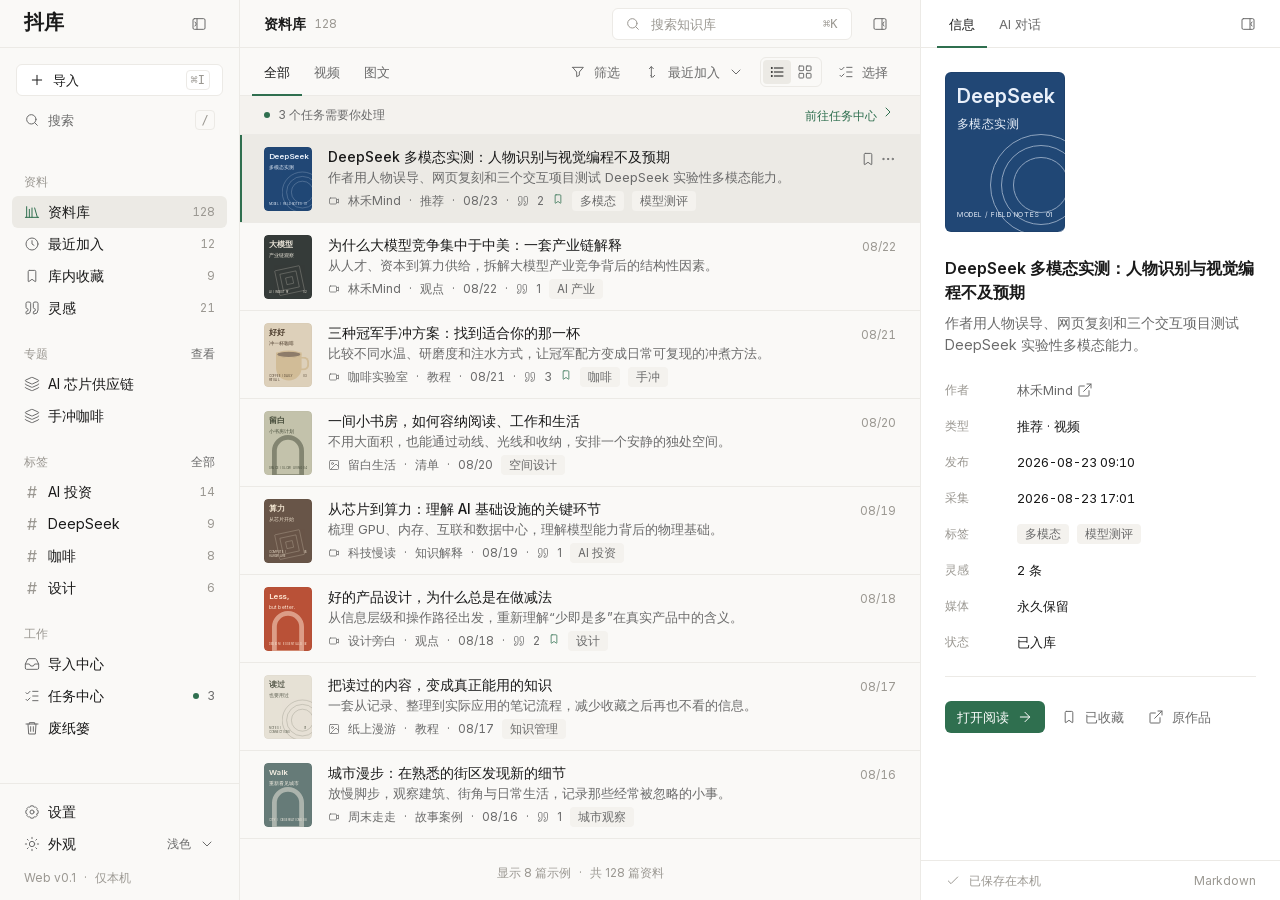
<file: docs/prototypes/readwise/index.html>
<!doctype html>
<html lang="zh-CN">
<head>
<meta charset="utf-8">
<meta name="viewport" content="width=device-width, initial-scale=1">
<title>抖库 · Readwise 风格静态原型</title>
<style>
@font-face{font-family:Inter;src:url('../../../src/douyin_wiki/webapp/static/fonts/InterVariable.woff2') format('woff2');font-weight:100 900;font-display:swap}
@font-face{font-family:Newsreader;src:url('../../../src/douyin_wiki/webapp/static/fonts/Newsreader-Variable.woff2') format('woff2');font-weight:200 800;font-display:swap;unicode-range:U+0000-02FF,U+2000-206F,U+20AC,U+2122}
:root{color-scheme:light;--bg:#FAF9F7;--surface:#FFF;--sunken:#F4F2EE;--hover:#F1EFEB;--selected:#ECEAE5;--text:#1A1A1A;--text-2:#6B6B6B;--text-3:#9B9892;--border:#ECEAE6;--border-strong:#D9D6D0;--accent:#2F6F4F;--accent-subtle:rgba(47,111,79,.10);--on-accent:#FFF;--font-ui:Inter,-apple-system,BlinkMacSystemFont,'PingFang SC','Hiragino Sans GB','Microsoft YaHei',sans-serif;--font-reading:Newsreader,'Noto Serif SC','Source Han Serif SC','Songti SC',STSong,serif;--s1:4px;--s2:8px;--s3:12px;--s4:16px;--s6:24px;--s8:32px;--s12:48px;--s16:64px;--radius:6px;--radius-sm:4px}
:root[data-theme=dark]{color-scheme:dark;--bg:#161615;--surface:#1D1D1B;--sunken:#232321;--hover:#242422;--selected:#2A2A27;--text:#EDEBE7;--text-2:#A3A09A;--text-3:#6F6C67;--border:#2A2926;--border-strong:#3B3A36;--accent:#6FB38E;--accent-subtle:rgba(111,179,142,.14);--on-accent:#0F1F17}
*{box-sizing:border-box}body{margin:0;background:var(--bg);color:var(--text);font:400 14px/20px var(--font-ui);-webkit-font-smoothing:antialiased}button,input,select,textarea{font:inherit}button{color:inherit;cursor:pointer}button,a,input,textarea,select{outline-offset:3px}button:focus-visible,a:focus-visible,input:focus-visible,select:focus-visible{outline:2px solid var(--accent)}button{border:0;background:none;padding:0}a{color:inherit;text-decoration:none}[hidden]{display:none!important}h1,h2,h3,p{margin:0}svg.icon{width:16px;height:16px;fill:none;stroke:currentColor;stroke-width:1.5;stroke-linecap:round;stroke-linejoin:round;flex:none}svg.sprite{position:absolute;width:0;height:0;overflow:hidden}::selection{background:var(--accent-subtle)}
.shell{display:grid;grid-template-columns:240px minmax(0,1fr) 360px;height:100dvh;overflow:hidden}.sidebar,.main,.panel{min-width:0;min-height:0}.sidebar{border-right:1px solid var(--border);display:flex;flex-direction:column}.panel{border-left:1px solid var(--border);background:var(--surface);display:flex;flex-direction:column}.main{overflow:auto;position:relative}.header{height:48px;min-height:48px;display:flex;align-items:center;gap:var(--s3);padding:0 var(--s6);border-bottom:1px solid var(--border);background:var(--bg)}.panel>.header{background:var(--surface);padding:0 var(--s4);gap:var(--s1)}.main>.header{position:sticky;top:0;z-index:3}.spacer{flex:1}.muted{color:var(--text-2)}.faint{color:var(--text-3)}.small{font-size:12px;line-height:16px}.number{font-variant-numeric:tabular-nums}.brand{font:600 20px/28px var(--font-reading);letter-spacing:.02em}.icon-button{width:32px;height:32px;display:inline-flex;align-items:center;justify-content:center;border-radius:var(--radius);color:var(--text-2);flex:none}.icon-button:hover,.ghost:hover{background:var(--hover);color:var(--text)}.ghost,.secondary,.primary{height:32px;display:inline-flex;align-items:center;justify-content:center;gap:var(--s2);padding:0 var(--s3);font-size:13px;font-weight:500;border-radius:var(--radius);white-space:nowrap}.ghost{color:var(--text-2);padding-inline:var(--s2)}.secondary{border:1px solid var(--border);background:var(--surface)}.primary{background:var(--accent);color:var(--on-accent)}kbd{font:500 12px/18px 'SF Mono',monospace;color:var(--text-3);border:1px solid var(--border);border-radius:var(--radius-sm);min-width:20px;text-align:center;padding:0 var(--s1)}
.sidebar-body{padding:var(--s4) var(--s3);overflow:auto;flex:1}.quick{display:flex;flex-direction:column;gap:var(--s2);padding:0 var(--s1) var(--s4)}.quick button{justify-content:flex-start}.quick kbd{margin-left:auto}.group{margin-top:var(--s4)}.group:first-of-type{margin-top:0}.group-label{display:flex;align-items:center;padding:0 var(--s3);height:28px;font-size:12px;color:var(--text-3)}.group-label button{margin-left:auto;font-size:12px;color:var(--text-2)}.nav-item{height:32px;width:100%;display:flex;align-items:center;gap:var(--s2);padding:0 var(--s3);border-radius:var(--radius);text-align:left}.nav-item svg{color:var(--text-2)}.nav-item:hover{background:var(--hover)}.nav-item.active{background:var(--selected);font-weight:500}.nav-item.active svg{color:var(--accent)}.nav-item .count{margin-left:auto;color:var(--text-3);font-size:12px;font-weight:400}.dot{width:6px;height:6px;border-radius:50%;display:inline-block;background:var(--accent);flex:none}.nav-item .count.attention{display:flex;gap:var(--s2);align-items:center;color:var(--text-2)}.hash{width:16px;text-align:center;color:var(--text-3);font-size:16px}.sidebar-footer{padding:var(--s3);border-top:1px solid var(--border)}.theme-label{margin-left:auto;color:var(--text-2);font-size:12px}.version{padding:var(--s2) var(--s3) 0;color:var(--text-3);font-size:12px;display:flex;align-items:center;gap:var(--s2)}
.title{font-size:14px;font-weight:600;display:flex;align-items:center;gap:var(--s2)}.title .count{font-size:12px;font-weight:400;color:var(--text-3)}.search{height:32px;width:240px;display:flex;align-items:center;gap:var(--s2);padding:0 var(--s3);border:1px solid var(--border);background:var(--surface);border-radius:var(--radius);color:var(--text-3)}.search input{width:100%;min-width:0;background:none;border:none;color:var(--text);font-size:13px;outline:none}.search input::placeholder{color:var(--text-3)}.search kbd{border:0;white-space:nowrap}.toolbar{height:48px;display:flex;align-items:center;gap:var(--s2);padding:0 var(--s6);border-bottom:1px solid var(--border)}.tabs{display:flex;height:48px;gap:0;align-items:stretch}.tab{padding:0 var(--s3);font-size:13px;color:var(--text-2);white-space:nowrap}.tab.active{color:var(--text);box-shadow:inset 0 -2px var(--accent);font-weight:500}.toolbar>.tabs{margin-left:-12px}.segmented{display:flex;border:1px solid var(--border);border-radius:var(--radius);padding:2px;flex:none}.segmented .icon-button{width:28px;height:24px;border-radius:var(--radius-sm)}.segmented .active{background:var(--selected);color:var(--text)}.notice{min-height:36px;display:flex;align-items:center;gap:var(--s2);padding:var(--s2) var(--s6);background:var(--sunken);font-size:12px;border-bottom:1px solid var(--border);color:var(--text-2)}.notice a{margin-left:auto;color:var(--accent)}
.entry{min-height:88px;display:grid;grid-template-columns:48px minmax(0,1fr) 48px;gap:var(--s4);padding:var(--s3) var(--s6);cursor:pointer;position:relative}.entry:after{content:"";position:absolute;bottom:0;left:0;right:0;height:1px;background:var(--border)}.entry:hover{background:var(--hover)}.entry.selected{background:var(--selected);box-shadow:inset 2px 0 var(--accent)}.entry .thumb{width:48px;height:64px;border-radius:var(--radius-sm);overflow:hidden}.entry-copy{min-width:0;align-self:center}.entry h2{font-size:14px;line-height:20px;font-weight:500;overflow:hidden;text-overflow:ellipsis;white-space:nowrap}.summary{font-size:13px;line-height:20px;color:var(--text-2);white-space:nowrap;overflow:hidden;text-overflow:ellipsis;margin-top:0}.meta{display:flex;gap:var(--s2);align-items:center;font-size:12px;line-height:16px;color:var(--text-2);margin-top:var(--s1);white-space:nowrap;overflow:hidden}.meta svg{width:12px;height:12px}.meta .tag{height:20px;font-size:12px;line-height:20px;padding:0 var(--s2);border-radius:var(--radius-sm);background:var(--sunken);color:var(--text-2)}.meta .saved{color:var(--accent)}.date{align-self:start;margin-top:var(--s1);text-align:right;font-size:12px;line-height:16px;color:var(--text-3);font-variant-numeric:tabular-nums}.entry.selected .date{display:flex;justify-content:flex-end;gap:var(--s1);color:var(--text-2)}.list-footer{display:flex;gap:var(--s2);justify-content:center;padding:var(--s6);font-size:12px;color:var(--text-3)}
.cover{width:120px;height:160px;border-radius:var(--radius);overflow:hidden;position:relative;background:var(--cover-bg);color:var(--cover-ink,#fff);isolation:isolate;flex:none}.cover:after{content:'';position:absolute;inset:0;border:1px solid rgba(0,0,0,.08);border-radius:inherit;pointer-events:none}.cover-copy{position:absolute;top:12px;left:12px;right:8px;font:600 20px/1.2 var(--font-ui);z-index:1}.cover-copy span{display:block;margin-top:8px;font:400 12px/16px var(--font-ui);letter-spacing:.04em}.cover-caption{position:absolute;bottom:12px;left:12px;right:12px;display:flex;justify-content:space-between;font:500 7px/10px var(--font-ui);letter-spacing:.08em;opacity:.8}.art{position:absolute;width:102px;height:102px;top:62px;left:45px;border:1px solid currentColor;border-radius:50%;opacity:.55}.art:before,.art:after{content:'';position:absolute;inset:10px;border:1px solid currentColor;border-radius:50%}.art:after{inset:22px}.cover.coffee .art{width:64px;height:70px;border-radius:0 0 40px 40px;left:30px;top:74px;background:#c9ad7b;border:0}.cover.coffee .art:before{inset:-5px 0 auto;height:13px;background:#4c382a;border-radius:50%;border:3px solid #c9ad7b}.cover.coffee .art:after{width:20px;height:25px;inset:10px auto auto 58px;border:5px solid #c9ad7b;border-left:0;border-radius:0 15px 15px 0}.cover.arch .art{border-radius:48px 48px 0 0;inset:60px 20px 0;width:80px;height:110px;border:12px solid currentColor;opacity:.5}.cover.arch .art:before,.cover.arch .art:after{display:none}.cover.chip .art{border-radius:2px;width:64px;height:64px;left:32px;top:82px;transform:rotate(-12deg)}.cover.chip .art:before,.cover.chip .art:after{border-radius:0}.thumb .cover{transform:scale(.4);transform-origin:top left;border-radius:10px}
.panel-body{padding:var(--s6);overflow:auto;flex:1}.preview-cover{margin-bottom:var(--s6)}.preview-title{font-size:16px;line-height:24px;font-weight:600;margin-bottom:var(--s2)}.preview-summary{font-size:14px;line-height:22px;color:var(--text-2)}.details{margin:var(--s6) 0;display:grid;grid-template-columns:72px minmax(0,1fr);row-gap:var(--s4);align-items:start;font-size:13px;line-height:20px}.details dt{color:var(--text-3);font-size:12px}.details dd{margin:0;min-width:0}.details dd button{color:var(--text-2);display:inline-flex;align-items:center;gap:var(--s1)}.tags{display:flex;gap:var(--s2);flex-wrap:wrap}.tag{display:inline-block;padding:0 var(--s2);background:var(--sunken);border-radius:var(--radius-sm);font-size:12px;line-height:20px;color:var(--text-2)}.panel-actions{border-top:1px solid var(--border);padding-top:var(--s6);display:flex;gap:var(--s2);flex-wrap:wrap}.panel-bottom{border-top:1px solid var(--border);height:40px;display:flex;align-items:center;padding:0 var(--s6);font-size:12px;color:var(--text-3);gap:var(--s2)}
.reader .header .ghost{padding:0 var(--s2)}.reading-progress{position:sticky;top:47px;height:2px;background:transparent;z-index:4}.reading-progress:after{content:'';display:block;width:23%;height:2px;background:var(--accent)}.article-wrap{padding:0 var(--s6) 96px}.article-hero{max-width:612px;margin:var(--s12) auto var(--s8);display:grid;grid-template-columns:minmax(0,1fr) 96px;gap:var(--s6)}.article-hero h1{font:600 28px/36px var(--font-reading);margin:var(--s3) 0 var(--s4);text-wrap:balance}.article-hero .kicker{font-size:12px;color:var(--text-2)}.article-hero .byline{font-size:12px;line-height:20px;color:var(--text-2);margin-bottom:var(--s3)}.hero-cover{width:96px;height:128px;overflow:hidden;border-radius:var(--radius)}.hero-cover .cover{transform:scale(.8);transform-origin:top left}.article-body{max-width:36em;margin:auto;font:400 17px/1.75 var(--font-reading);border-top:1px solid var(--border)}.article-body h2{font:600 20px/28px var(--font-reading);margin:var(--s12) 0 var(--s4);scroll-margin-top:64px}.article-body h3{font:600 17px/28px var(--font-reading);margin:var(--s8) 0 var(--s2);scroll-margin-top:64px}.article-body p,.article-body ul{margin-bottom:var(--s4)}.article-body ul{padding-left:var(--s6)}.article-body li{padding-left:var(--s1);margin-bottom:var(--s1)}.article-body .reading-focus{position:relative}.reading-focus:before{content:'';position:absolute;left:-16px;width:2px;top:4px;bottom:4px;background:var(--accent)}.article-body .time{font:400 13px var(--font-ui);color:var(--text-3);margin-right:var(--s2)}.article-body blockquote{margin:var(--s6) 0;padding-left:var(--s4);border-left:2px solid var(--border-strong);color:var(--text-2)}.toc{padding:var(--s4) var(--s3);flex:1}.toc-label{font-size:12px;color:var(--text-3);padding:var(--s2) var(--s3)}.toc a{display:flex;align-items:center;min-height:32px;padding:var(--s1) var(--s3);font-size:13px;color:var(--text-2);border-left:2px solid transparent}.toc a.active{color:var(--text);border-left-color:var(--accent)}.toc .sub{padding-left:var(--s6);font-size:12px;gap:var(--s2)}.toc-note{margin:var(--s6) var(--s3);padding-top:var(--s4);border-top:1px solid var(--border);font-size:12px;line-height:20px;color:var(--text-3)}.inspiration-top{display:flex;align-items:center;justify-content:space-between;margin-bottom:var(--s4);font-size:13px}.note{border-bottom:1px solid var(--border);padding:var(--s6) 0}.note-copy{border-left:2px solid var(--accent);padding-left:var(--s3);font-size:14px;line-height:22px}.note-quote{font-size:13px;line-height:20px;color:var(--text-2);margin:var(--s3) 0 var(--s2) var(--s3)}.note-location{font-size:12px;color:var(--text-3);margin-left:var(--s3);display:flex;align-items:center;gap:var(--s2)}.note-time{font-size:12px;color:var(--text-3);margin-top:var(--s3);padding-left:var(--s3)}.chat-user{background:var(--sunken);padding:var(--s2) var(--s3);border-radius:var(--radius);margin:var(--s6) 0 var(--s6) var(--s8);font-size:14px;line-height:22px}.chat-answer{font-size:14px;line-height:22px}.chat-answer p{margin-bottom:var(--s4)}.chat-citation{border-top:1px solid var(--border);padding-top:var(--s3);margin-top:var(--s6);font-size:13px}.chat-citation strong{color:var(--accent);font-weight:500}.composer{margin-top:var(--s8);border:1px solid var(--border);border-radius:var(--radius);padding:var(--s3);color:var(--text-3);font-size:13px;display:flex;justify-content:space-between;align-items:center}.chat-hint{font-size:12px;color:var(--text-3);margin-top:var(--s2)}
.shell.hide-panel{grid-template-columns:240px minmax(0,1fr) 0}.shell.hide-panel>.panel{visibility:hidden}.shell.hide-sidebar{grid-template-columns:0 minmax(0,1fr) 360px}.shell.hide-sidebar>.sidebar{visibility:hidden}.shell.hide-sidebar.hide-panel{grid-template-columns:0 minmax(0,1fr) 0}.restore-sidebar{display:none}.hide-sidebar .restore-sidebar{display:inline-flex}.toast{position:fixed;bottom:24px;left:50%;transform:translateX(-50%);padding:var(--s3) var(--s4);background:var(--text);color:var(--bg);border-radius:var(--radius);font-size:13px;z-index:20;box-shadow:0 8px 24px #0002}.gallery{display:grid;grid-template-columns:repeat(auto-fill,minmax(160px,1fr));gap:var(--s6);padding:var(--s6)}.gallery .entry{display:block;padding:0;border:0;box-shadow:none;background:none}.gallery .entry:after{display:none}.gallery .entry .thumb{width:100%;height:auto;aspect-ratio:3/4;border-radius:var(--radius);background:var(--cover-bg);position:relative}.gallery .entry .thumb .cover{width:100%;height:100%;transform:none}.gallery .entry h2{margin-top:var(--s2);white-space:normal;display:-webkit-box;-webkit-line-clamp:2;-webkit-box-orient:vertical}.gallery .entry .summary,.gallery .date,.gallery .meta .tag{display:none}.gallery .meta{margin-top:var(--s2)}
@media(max-width:1279px){.shell{grid-template-columns:240px minmax(0,1fr) 0}.shell>.panel{position:fixed;right:0;top:0;bottom:0;width:360px;z-index:10;box-shadow:0 8px 24px #0002}.shell:not(.panel-open)>.panel{display:none}.search{width:180px}.toolbar{gap:var(--s1)}.toolbar .sort-word{display:none}.shell.hide-sidebar{grid-template-columns:0 minmax(0,1fr) 0}}
@media(max-width:959px){.shell,.shell.hide-panel{grid-template-columns:0 minmax(0,1fr) 0}.sidebar{visibility:hidden}.restore-sidebar{display:inline-flex}.shell.mobile-sidebar>.sidebar{visibility:visible;position:fixed;inset:0 auto 0 0;width:240px;background:var(--bg);z-index:10;box-shadow:0 8px 24px #0002}.shell>.panel{width:min(360px,100vw)}.entry .meta .tag{display:none}}
@media(max-width:639px){.header,.toolbar{padding-inline:var(--s4)}.search{width:32px;border:0;padding:0}.search input,.search kbd{display:none}.toolbar .sort-control,.toolbar .segmented{display:none}.entry{padding:var(--s2) var(--s4);grid-template-columns:36px minmax(0,1fr);min-height:64px;gap:var(--s3)}.entry .thumb{width:36px;height:48px}.thumb .cover{transform:scale(.3)}.entry .summary,.entry .date{display:none}.meta{margin-top:var(--s2)}.meta .kind{display:none}.notice{padding-inline:var(--s4)}.notice a{font-size:0}.notice a svg{width:16px}.article-hero{grid-template-columns:minmax(0,1fr);margin-top:var(--s8)}.hero-cover{display:none}.article-wrap{padding-inline:var(--s6)}.reader .header .previous{display:none}}
@media(prefers-reduced-motion:reduce){*{scroll-behavior:auto!important}}
</style>
</head>
<body>
<svg class="sprite" xmlns="http://www.w3.org/2000/svg" aria-hidden="true">
  <symbol id="icon-library" viewBox="0 0 24 24"><path d="m16 6 4 14M12 6v14M8 8v12M4 4v16"/><path d="M2 20h20"/></symbol>
  <symbol id="icon-clock-3" viewBox="0 0 24 24"><circle cx="12" cy="12" r="9"/><path d="M12 7v5l3 2"/></symbol>
  <symbol id="icon-sparkles" viewBox="0 0 24 24"><path d="m12 3-1.2 3.8L7 8l3.8 1.2L12 13l1.2-3.8L17 8l-3.8-1.2L12 3Z"/><path d="m5 14-.7 2.3L2 17l2.3.7L5 20l.7-2.3L8 17l-2.3-.7L5 14Zm13-1-.8 2.2L15 16l2.2.8L18 19l.8-2.2L21 16l-2.2-.8L18 13Z"/></symbol>
  <symbol id="icon-settings" viewBox="0 0 24 24"><circle cx="12" cy="12" r="3"/><path d="M19.4 15a1.7 1.7 0 0 0 .3 1.9l.1.1-2.8 2.8-.1-.1a1.7 1.7 0 0 0-1.9-.3 1.7 1.7 0 0 0-1 1.6v.2h-4V21a1.7 1.7 0 0 0-1-1.6 1.7 1.7 0 0 0-1.9.3l-.1.1L4.2 17l.1-.1a1.7 1.7 0 0 0 .3-1.9A1.7 1.7 0 0 0 3 14H2.8v-4H3a1.7 1.7 0 0 0 1.6-1 1.7 1.7 0 0 0-.3-1.9L4.2 7 7 4.2l.1.1a1.7 1.7 0 0 0 1.9.3 1.7 1.7 0 0 0 1-1.6v-.2h4V3a1.7 1.7 0 0 0 1 1.6 1.7 1.7 0 0 0 1.9-.3l.1-.1L19.8 7l-.1.1a1.7 1.7 0 0 0-.3 1.9 1.7 1.7 0 0 0 1.6 1h.2v4H21a1.7 1.7 0 0 0-1.6 1Z"/></symbol>
  <symbol id="icon-search" viewBox="0 0 24 24"><circle cx="11" cy="11" r="7"/><path d="m20 20-4-4"/></symbol>
  <symbol id="icon-panel-left" viewBox="0 0 24 24"><rect x="3" y="4" width="18" height="16" rx="2"/><path d="M9 4v16m-3-5 2-3-2-3"/></symbol>
  <symbol id="icon-panel-right" viewBox="0 0 24 24"><rect x="3" y="4" width="18" height="16" rx="2"/><path d="M15 4v16m3-5-2-3 2-3"/></symbol>
  <symbol id="icon-list" viewBox="0 0 24 24"><path d="M8 6h13M8 12h13M8 18h13"/><circle cx="4" cy="6" r=".7"/><circle cx="4" cy="12" r=".7"/><circle cx="4" cy="18" r=".7"/></symbol>
  <symbol id="icon-layout-grid" viewBox="0 0 24 24"><rect x="3" y="3" width="7" height="7" rx="1"/><rect x="14" y="3" width="7" height="7" rx="1"/><rect x="3" y="14" width="7" height="7" rx="1"/><rect x="14" y="14" width="7" height="7" rx="1"/></symbol>
  <symbol id="icon-filter" viewBox="0 0 24 24"><path d="M4 5h16l-6 7v5l-4 2v-7L4 5Z"/></symbol>
  <symbol id="icon-arrow-up-down" viewBox="0 0 24 24"><path d="m8 7 3-3 3 3M11 4v16m5-3-3 3-3-3"/></symbol>
  <symbol id="icon-chevron-down" viewBox="0 0 24 24"><path d="m6 9 6 6 6-6"/></symbol>
  <symbol id="icon-chevron-left" viewBox="0 0 24 24"><path d="m15 18-6-6 6-6"/></symbol>
  <symbol id="icon-arrow-left" viewBox="0 0 24 24"><path d="M19 12H7"/><path d="m12 6-6 6 6 6"/></symbol>
  <symbol id="icon-plus" viewBox="0 0 24 24"><path d="M12 5v14M5 12h14"/></symbol>
  <symbol id="icon-trash-2" viewBox="0 0 24 24"><path d="M3 6h18M8 6V4h8v2m2 0-1 15H7L6 6m4 4v7m4-7v7"/></symbol>
  <symbol id="icon-x" viewBox="0 0 24 24"><path d="m6 6 12 12M18 6 6 18"/></symbol>
  <symbol id="icon-send" viewBox="0 0 24 24"><path d="m22 2-7 20-4-9-9-4 20-7Z"/><path d="M22 2 11 13"/></symbol>
  <symbol id="icon-square" viewBox="0 0 24 24"><rect x="6" y="6" width="12" height="12" rx="1"/></symbol>
  <symbol id="icon-external-link" viewBox="0 0 24 24"><path d="M15 3h6v6M10 14 21 3M18 13v7a1 1 0 0 1-1 1H4a1 1 0 0 1-1-1V7a1 1 0 0 1 1-1h7"/></symbol>
  <symbol id="icon-bookmark" viewBox="0 0 24 24"><path d="M8 3.6h8A1.7 1.7 0 0 1 17.7 5.3v14.3a.75.75 0 0 1-1.13.64L12 16.9l-4.57 3.34a.75.75 0 0 1-1.13-.64V5.3A1.7 1.7 0 0 1 8 3.6Z"/></symbol>
  <symbol id="icon-tag" viewBox="0 0 24 24"><path d="M20 13 11 22l-9-9V4a2 2 0 0 1 2-2h9l7 7a3 3 0 0 1 0 4Z"/><circle cx="7" cy="7" r="1"/></symbol>
  <symbol id="icon-user-round" viewBox="0 0 24 24"><circle cx="12" cy="8" r="4"/><path d="M4 21a8 8 0 0 1 16 0"/></symbol>
  <symbol id="icon-file-text" viewBox="0 0 24 24"><path d="M14 2H6a2 2 0 0 0-2 2v16a2 2 0 0 0 2 2h12a2 2 0 0 0 2-2V8l-6-6Z"/><path d="M14 2v6h6M8 13h8M8 17h6"/></symbol>
  <symbol id="icon-video" viewBox="0 0 24 24"><rect x="3" y="6" width="14" height="12" rx="2"/><path d="m17 10 4-2v8l-4-2"/></symbol>
  <symbol id="icon-image" viewBox="0 0 24 24"><rect x="3" y="3" width="18" height="18" rx="2"/><circle cx="9" cy="9" r="2"/><path d="m21 15-5-5L5 21"/></symbol>
  <symbol id="icon-moon" viewBox="0 0 24 24"><path d="M21 12.8A8.5 8.5 0 1 1 11.2 3 6.6 6.6 0 0 0 21 12.8Z"/></symbol>
  <symbol id="icon-sun" viewBox="0 0 24 24"><circle cx="12" cy="12" r="4"/><path d="M12 2v2M12 20v2M4.9 4.9l1.4 1.4m11.4 11.4 1.4 1.4M2 12h2m16 0h2M4.9 19.1l1.4-1.4M17.7 6.3l1.4-1.4"/></symbol>
  <symbol id="icon-monitor" viewBox="0 0 24 24"><rect x="2" y="3" width="20" height="14" rx="2"/><path d="M8 21h8M12 17v4"/></symbol>
  <symbol id="icon-command" viewBox="0 0 24 24"><path d="M18 9a3 3 0 1 0-3-3v12a3 3 0 1 0 3-3H6a3 3 0 1 0 3 3V6a3 3 0 1 0-3 3h12Z"/></symbol>
  <symbol id="icon-more-horizontal" viewBox="0 0 24 24"><circle cx="5" cy="12" r="1"/><circle cx="12" cy="12" r="1"/><circle cx="19" cy="12" r="1"/></symbol>
  <symbol id="icon-sliders-horizontal" viewBox="0 0 24 24"><path d="M3 6h18M3 12h18M3 18h18M8 4v4m8 2v4m-6 2v4"/></symbol>
  <symbol id="icon-check" viewBox="0 0 24 24"><path d="m5 12 4 4L19 6"/></symbol>
  <symbol id="icon-eye" viewBox="0 0 24 24"><path d="M2 12s3.5-7 10-7 10 7 10 7-3.5 7-10 7S2 12 2 12Z"/><circle cx="12" cy="12" r="3"/></symbol>
  <symbol id="icon-eye-off" viewBox="0 0 24 24"><path d="m3 3 18 18M10.6 10.6a2 2 0 0 0 2.8 2.8M9.8 4.2A10.6 10.6 0 0 1 12 4c6.5 0 10 8 10 8a17 17 0 0 1-2.1 3.2M6.6 6.6C3.7 8.5 2 12 2 12s3.5 8 10 8a9.8 9.8 0 0 0 4.2-.9"/></symbol>
  <symbol id="icon-menu" viewBox="0 0 24 24"><path d="M4 6h16M4 12h16M4 18h16"/></symbol>
  <symbol id="icon-rotate-ccw" viewBox="0 0 24 24"><path d="M3 12a9 9 0 1 0 3-6.7L3 8"/><path d="M3 3v5h5"/></symbol>
  <symbol id="icon-alert-circle" viewBox="0 0 24 24"><circle cx="12" cy="12" r="9"/><path d="M12 8v5m0 3h.01"/></symbol>
<symbol id="icon-quote" viewBox="0 0 24 24"><path d="M16 3a2 2 0 0 0-2 2v6a2 2 0 0 0 2 2 1 1 0 0 1 1 1v1a2 2 0 0 1-2 2 1 1 0 0 0-1 1v2a1 1 0 0 0 1 1 6 6 0 0 0 6-6V5a2 2 0 0 0-2-2z" />
  <path d="M5 3a2 2 0 0 0-2 2v6a2 2 0 0 0 2 2 1 1 0 0 1 1 1v1a2 2 0 0 1-2 2 1 1 0 0 0-1 1v2a1 1 0 0 0 1 1 6 6 0 0 0 6-6V5a2 2 0 0 0-2-2z" /></symbol>
<symbol id="icon-layers" viewBox="0 0 24 24"><path d="M12.83 2.18a2 2 0 0 0-1.66 0L2.6 6.08a1 1 0 0 0 0 1.83l8.58 3.91a2 2 0 0 0 1.66 0l8.58-3.9a1 1 0 0 0 0-1.83z" />
  <path d="M2 12a1 1 0 0 0 .58.91l8.6 3.91a2 2 0 0 0 1.65 0l8.58-3.9A1 1 0 0 0 22 12" />
  <path d="M2 17a1 1 0 0 0 .58.91l8.6 3.91a2 2 0 0 0 1.65 0l8.58-3.9A1 1 0 0 0 22 17" /></symbol>
<symbol id="icon-inbox" viewBox="0 0 24 24"><polyline points="22 12 16 12 14 15 10 15 8 12 2 12" />
  <path d="M5.45 5.11 2 12v6a2 2 0 0 0 2 2h16a2 2 0 0 0 2-2v-6l-3.45-6.89A2 2 0 0 0 16.76 4H7.24a2 2 0 0 0-1.79 1.11z" /></symbol>
<symbol id="icon-list-checks" viewBox="0 0 24 24"><path d="M13 5h8" />
  <path d="M13 12h8" />
  <path d="M13 19h8" />
  <path d="m3 17 2 2 4-4" />
  <path d="m3 7 2 2 4-4" /></symbol>
<symbol id="icon-chevron-right" viewBox="0 0 24 24"><path d="m9 18 6-6-6-6" /></symbol>
<symbol id="icon-arrow-right" viewBox="0 0 24 24"><path d="M5 12h14" />
  <path d="m12 5 7 7-7 7" /></symbol>
</svg>

<div class="shell" id="shell">
  <aside class="sidebar" aria-label="资料库导航">
    <header class="header"><span class="brand" id="brand">抖库</span><button class="ghost" id="back" hidden><i data-icon="arrow-left"></i>资料库</button><span class="spacer"></span><button class="icon-button" data-action="sidebar" aria-label="收起侧栏"><i data-icon="panel-left"></i></button></header>
    <div class="sidebar-body" id="navigation">
      <div class="quick"><button class="secondary" data-demo="导入功能仅作样式展示"><i data-icon="plus"></i>导入<kbd>⌘I</kbd></button><button class="ghost" id="search-trigger"><i data-icon="search"></i>搜索<kbd>/</kbd></button></div>
      <div class="group"><div class="group-label">资料</div><button class="nav-item active" data-section="all"><i data-icon="library"></i>资料库<span class="count number">128</span></button><button class="nav-item" data-section="recent"><i data-icon="clock-3"></i>最近加入<span class="count number">12</span></button><button class="nav-item" data-section="favorite"><i data-icon="bookmark"></i>库内收藏<span class="count number">9</span></button><button class="nav-item" data-section="inspiration"><i data-icon="quote"></i>灵感<span class="count number">21</span></button></div>
      <div class="group"><div class="group-label">专题<button data-demo="专题列表仅作样式展示">查看</button></div><button class="nav-item" data-demo="专题详情仅作样式展示"><i data-icon="layers"></i>AI 芯片供应链</button><button class="nav-item" data-demo="专题详情仅作样式展示"><i data-icon="layers"></i>手冲咖啡</button></div>
      <div class="group"><div class="group-label">标签<button id="clear-search">全部</button></div><button class="nav-item" data-tag="AI"><span class="hash">#</span>AI 投资<span class="count number">14</span></button><button class="nav-item" data-tag="DeepSeek"><span class="hash">#</span>DeepSeek<span class="count number">9</span></button><button class="nav-item" data-tag="咖啡"><span class="hash">#</span>咖啡<span class="count number">8</span></button><button class="nav-item" data-tag="设计"><span class="hash">#</span>设计<span class="count number">6</span></button></div>
      <div class="group"><div class="group-label">工作</div><button class="nav-item" data-demo="导入中心仅作样式展示"><i data-icon="inbox"></i>导入中心</button><button class="nav-item" data-demo="任务中心仅作样式展示"><i data-icon="list-checks"></i>任务中心<span class="count attention"><span class="dot"></span>3</span></button><button class="nav-item" data-demo="废纸篓仅作样式展示"><i data-icon="trash-2"></i>废纸篓</button></div>
    </div>
    <nav class="toc" id="toc" aria-label="文章目录" hidden><div class="toc-label">目录</div><a href="#inspiration-section">灵感</a><a href="#summary-section" class="active">一句话</a><a href="#takeaways-section">核心收获</a><a href="#timeline-section">时间轴图解</a><a href="#chapter-one" class="sub"><span class="faint number">01:05</span>一、从识别到理解</a><a href="#chapter-two" class="sub"><span class="faint number">03:40</span>二、网页复刻测试</a><a href="#sources-section">来源</a><div class="toc-note">用 ↑ ↓ 浏览段落<br>按 Esc 返回资料库</div></nav>
    <footer class="sidebar-footer"><button class="nav-item" data-demo="设置页仅作样式展示"><i data-icon="settings"></i>设置</button><button class="nav-item" id="theme-toggle"><i data-icon="sun"></i>外观<span class="theme-label" id="theme-label">浅色</span><i data-icon="chevron-down"></i></button><div class="version">Web v0.1<span>·</span>仅本机</div></footer>
  </aside>
  <main class="main" id="main">
    <section id="library">
      <header class="header"><button class="icon-button restore-sidebar" data-action="sidebar" aria-label="展开侧栏"><i data-icon="panel-left"></i></button><h1 class="title"><span id="list-title">资料库</span><span class="count number">128</span></h1><span class="spacer"></span><label class="search"><i data-icon="search"></i><input id="search" type="search" placeholder="搜索知识库" aria-label="搜索知识库"><kbd>⌘K</kbd></label><button class="icon-button" data-action="panel" aria-label="开合右侧面板"><i data-icon="panel-right"></i></button></header>
      <div class="toolbar"><div class="tabs" aria-label="来源类型"><button class="tab active" data-source="all">全部</button><button class="tab" data-source="video">视频</button><button class="tab" data-source="image">图文</button></div><span class="spacer"></span><button class="ghost" data-demo="当前显示全部资料"><i data-icon="filter"></i>筛选</button><button class="ghost sort-control" id="sort-toggle"><i data-icon="arrow-up-down"></i><span class="sort-word">最近加入</span><i data-icon="chevron-down"></i></button><div class="segmented"><button class="icon-button active" id="list-mode" aria-label="列表视图"><i data-icon="list"></i></button><button class="icon-button" id="gallery-mode" aria-label="专辑墙视图"><i data-icon="layout-grid"></i></button></div><button class="ghost" data-demo="选择模式仅作样式展示"><i data-icon="list-checks"></i>选择</button></div>
      <div class="notice"><span class="dot"></span>3 个任务需要你处理<a href="#" data-demo="任务中心仅作样式展示">前往任务中心 <i data-icon="chevron-right"></i></a></div>
      <div id="entries"></div><div class="list-footer"><span id="list-footer-copy">显示最近 8 篇</span><span>·</span><span>共 128 篇资料</span></div>
    </section>
    <section id="reader" class="reader" hidden>
      <header class="header"><button class="icon-button restore-sidebar" data-action="sidebar" aria-label="展开目录"><i data-icon="panel-left"></i></button><button class="ghost previous" data-demo="已是原型中的第一篇"><i data-icon="chevron-left"></i>上一篇</button><button class="ghost" data-demo="原型展示当前文章">下一篇<i data-icon="chevron-right"></i></button><span class="spacer"></span><button class="icon-button" id="reader-favorite" aria-label="收藏文章"><i data-icon="bookmark"></i></button><button class="icon-button" data-demo="示例文章，无外部链接" aria-label="打开原作品"><i data-icon="external-link"></i></button><button class="icon-button" data-demo="文章操作仅作样式展示" aria-label="更多操作"><i data-icon="more-horizontal"></i></button><button class="icon-button" data-action="panel" aria-label="开合右侧面板"><i data-icon="panel-right"></i></button></header>
      <div class="reading-progress"></div>
      <div class="article-wrap"><header class="article-hero"><div><div class="kicker" id="reader-kicker">推荐 · 视频 · 林禾Mind</div><h1 id="reader-title">DeepSeek 多模态实测：人物识别与视觉编程不及预期</h1><div class="byline number">发布 2026-08-23 · 采集 08-23 17:01</div><div class="tags"><span class="tag">多模态</span><span class="tag">模型测评</span><span class="tag">视觉编程</span></div></div><div class="hero-cover" id="hero-cover"></div></header>
      <article class="article-body"><h2 id="inspiration-section">灵感</h2><p>用这套测试方法重新检查自己的工作流，区分“看起来理解了”和真正能完成任务的能力。</p><h2 id="summary-section">一句话</h2><p class="reading-focus">作者通过人物识别、网页复刻和交互项目，测试 DeepSeek 的实验性多模态能力：它能描述图像，但在细节判断和视觉编程任务中，仍需要明确的约束与人工验证。</p><h2 id="takeaways-section">核心收获</h2><ul><li>图像描述流畅，不代表模型准确理解了图像中的事实与关系。</li><li>网页复刻应同时检查布局、交互和细节，不能只看第一眼的相似度。</li><li>把一次大任务拆成可验证的小步骤，更容易发现模型的能力边界。</li></ul><h2 id="timeline-section">时间轴图解</h2><h3 id="chapter-one"><span class="time number">01:05</span>一、从识别到理解</h3><p>用同一张图片设计不同问法，观察模型如何处理视觉证据与文字提示之间的矛盾。判断的重点是它能否说明依据，而不是答案是否听起来合理。</p><blockquote>可靠的工作流，需要让每一步的结果都能被检查。</blockquote><h3 id="chapter-two"><span class="time number">03:40</span>二、网页复刻测试</h3><p>从界面结构开始，再逐项核对字体、间距与可操作性。把视觉相似和功能完成分别评估，可以避免忽略实际使用中的问题。</p><h2 id="sources-section">来源</h2><p>林禾Mind · 抖音视频<br>本页内容为静态原型示例。</p></article></div>
    </section>
  </main>
  <aside class="panel" aria-label="右侧面板"><header class="header"><div class="tabs"><button class="tab active" data-panel="info">信息</button><button class="tab" data-panel="inspiration" id="inspiration-tab" hidden>灵感</button><button class="tab" data-panel="chat">AI 对话</button></div><span class="spacer"></span><button class="icon-button" data-action="panel" aria-label="收起右侧面板"><i data-icon="panel-right"></i></button></header><div class="panel-body" id="panel-body"></div><div class="panel-bottom"><i data-icon="check"></i>已保存在本机<span class="spacer"></span><span>Markdown</span></div></aside>
</div>
<div class="toast" id="toast" role="status" hidden></div>
<script>
const items=[
 {id:0,title:'DeepSeek 多模态实测：人物识别与视觉编程不及预期',summary:'作者用人物误导、网页复刻和三个交互项目测试 DeepSeek 实验性多模态能力。',author:'林禾Mind',type:'推荐',source:'video',date:'08/23',tags:['多模态','模型测评'],notes:2,favorite:true,bg:'#214775',ink:'#e9f0fa',cover:'DeepSeek',coverSub:'多模态实测',coverLabel:'MODEL / FIELD NOTES',art:''},
 {id:1,title:'为什么大模型竞争集中于中美：一套产业链解释',summary:'从人才、资本到算力供给，拆解大模型产业竞争背后的结构性因素。',author:'林禾Mind',type:'观点',source:'video',date:'08/22',tags:['AI 产业'],notes:1,favorite:false,bg:'#353b39',ink:'#eee8dc',cover:'大模型',coverSub:'产业链观察',coverLabel:'AI / INDUSTRY',art:'chip'},
 {id:2,title:'三种冠军手冲方案：找到适合你的那一杯',summary:'比较不同水温、研磨度和注水方式，让冠军配方变成日常可复现的冲煮方法。',author:'咖啡实验室',type:'教程',source:'video',date:'08/21',tags:['咖啡','手冲'],notes:3,favorite:true,bg:'#ddd0ba',ink:'#4b3b2c',cover:'好好',coverSub:'冲一杯咖啡',coverLabel:'COFFEE / DAILY RITUAL',art:'coffee'},
 {id:3,title:'一间小书房，如何容纳阅读、工作和生活',summary:'不用大面积，也能通过动线、光线和收纳，安排一个安静的独处空间。',author:'留白生活',type:'清单',source:'image',date:'08/20',tags:['空间设计'],notes:0,favorite:false,bg:'#c3c2ab',ink:'#454b39',cover:'留白',coverSub:'小书房计划',coverLabel:'SPACE / SLOW LIVING',art:'arch'},
 {id:4,title:'从芯片到算力：理解 AI 基础设施的关键环节',summary:'梳理 GPU、内存、互联和数据中心，理解模型能力背后的物理基础。',author:'科技慢读',type:'知识解释',source:'video',date:'08/19',tags:['AI 投资'],notes:1,favorite:false,bg:'#685548',ink:'#efe2ce',cover:'算力',coverSub:'从芯片开始',coverLabel:'COMPUTE / HARDWARE',art:'chip'},
 {id:5,title:'好的产品设计，为什么总是在做减法',summary:'从信息层级和操作路径出发，重新理解“少即是多”在真实产品中的含义。',author:'设计旁白',type:'观点',source:'video',date:'08/18',tags:['设计'],notes:2,favorite:true,bg:'#b95137',ink:'#ffead7',cover:'Less,',coverSub:'but better.',coverLabel:'DESIGN / ESSENTIALS',art:'arch'},
 {id:6,title:'把读过的内容，变成真正能用的知识',summary:'一套从记录、整理到实际应用的笔记流程，减少收藏之后再也不看的信息。',author:'纸上漫游',type:'教程',source:'image',date:'08/17',tags:['知识管理'],notes:0,favorite:false,bg:'#e6e1d5',ink:'#595c4e',cover:'读过',coverSub:'也要用过',coverLabel:'NOTES / CONNECTIONS',art:''},
 {id:7,title:'城市漫步：在熟悉的街区发现新的细节',summary:'放慢脚步，观察建筑、街角与日常生活，记录那些经常被忽略的小事。',author:'周末走走',type:'故事案例',source:'video',date:'08/16',tags:['城市观察'],notes:1,favorite:false,bg:'#667b78',ink:'#f2ede2',cover:'Walk',coverSub:'重新看见城市',coverLabel:'CITY / OBSERVATIONS',art:'arch'}
];
const $=s=>document.querySelector(s), $$=s=>[...document.querySelectorAll(s)];
const icon=name=>`<svg class="icon" aria-hidden="true"><use href="#icon-${name}"></use></svg>`;
function icons(){document.querySelectorAll('[data-icon]').forEach(n=>n.outerHTML=icon(n.dataset.icon))}
function cover(i){return `<div class="cover ${i.art}" style="--cover-bg:${i.bg};--cover-ink:${i.ink}"><div class="cover-copy">${i.cover}<span>${i.coverSub}</span></div><div class="art"></div><div class="cover-caption">${i.coverLabel}<span>${String(i.id+1).padStart(2,'0')}</span></div></div>`}
let selected=0,source='all',section='all',reading=false,panel='info',reversed=false,grid=false;
function filtered(){let a=items.filter(i=>(source==='all'||i.source===source)&&(section!=='favorite'||i.favorite)&&(section!=='inspiration'||i.notes)&&(!$('#search').value||[i.title,i.summary,i.author,...i.tags].join(' ').toLowerCase().includes($('#search').value.toLowerCase())));return reversed?a.reverse():a}
function renderEntries(){const data=filtered();$('#entries').classList.toggle('gallery',grid);$('#entries').innerHTML=data.map(i=>`<article class="entry ${i.id===selected?'selected':''}" data-entry="${i.id}" tabindex="0" aria-label="${i.title}"><div class="thumb">${cover(i)}</div><div class="entry-copy"><h2>${i.title}</h2><p class="summary">${i.summary}</p><div class="meta">${icon(i.source==='video'?'video':'image')}<span>${i.author}</span><span>·</span><span class="kind">${i.type}</span><span>·</span><span class="number">${i.date}</span>${i.notes?`<span>·</span>${icon('quote')}<span>${i.notes}</span>`:''}${i.favorite?`<span class="saved">${icon('bookmark')}</span>`:''}${i.tags.map(t=>`<span class="tag">${t}</span>`).join('')}</div></div><div class="date">${i.id===selected?icon('bookmark')+icon('more-horizontal'):i.date}</div></article>`).join('');$('#list-footer-copy').textContent=`显示 ${data.length} 篇示例`;$$('[data-entry]').forEach(n=>{n.onclick=()=>{selected=+n.dataset.entry;renderEntries();renderPanel()};n.ondblclick=()=>openReader();n.onkeydown=e=>{if(e.key==='Enter'){selected=+n.dataset.entry;openReader()}}})}
function info(){let i=items[selected];return `${reading?'':`<div class="preview-cover">${cover(i)}</div><h2 class="preview-title">${i.title}</h2><p class="preview-summary">${i.summary}</p>`}<dl class="details"><dt>作者</dt><dd><button data-tag="${i.author}">${i.author} ${icon('external-link')}</button></dd><dt>类型</dt><dd>${i.type} · ${i.source==='video'?'视频':'图文'}</dd><dt>发布</dt><dd class="number">2026-${i.date.replace('/','-')} 09:10</dd><dt>采集</dt><dd class="number">2026-${i.date.replace('/','-')} 17:01</dd><dt>标签</dt><dd class="tags">${i.tags.map(t=>`<span class="tag">${t}</span>`).join('')}</dd><dt>灵感</dt><dd>${i.notes} 条</dd><dt>媒体</dt><dd>永久保留</dd><dt>状态</dt><dd>已入库</dd>${reading?'<dt>来源文件</dt><dd class="small muted">deepseek-multimodal.md</dd>':''}</dl><div class="panel-actions"><button class="primary" id="open-reader">${reading?'继续阅读':'打开阅读'} ${icon('arrow-right')}</button><button class="ghost" id="favorite">${icon('bookmark')}${i.favorite?'已收藏':'收藏'}</button><button class="ghost" data-demo="示例文章，无外部链接">${icon('external-link')}原作品</button></div>`}
function inspiration(){return `<div class="inspiration-top"><span>灵感 <span class="faint number">2</span></span></div><button class="secondary" style="width:100%" data-demo="添加灵感仅作样式展示">${icon('plus')}添加灵感<span class="spacer"></span><kbd>⇧N</kbd></button><div class="note"><p class="note-copy">用这套测试方法重新检查自己的工作流，区分“看起来理解了”和真正能完成任务的能力。</p><p class="note-quote">“能描述图片，不一定意味着理解了图片里的关系。”</p><button class="note-location" data-scroll="chapter-one"><span class="number">01:05–02:30</span>${icon('arrow-right')}跳到正文</button><div class="note-time">08/23 · 阅读时记录</div></div><div class="note"><p class="note-copy">做网页原型时，把视觉相似度和交互完成度分开验收。</p><p class="note-quote">“测试不能停在截图，还要打开页面真正用一遍。”</p><button class="note-location" data-scroll="chapter-two"><span class="number">03:40–05:12</span>${icon('arrow-right')}跳到正文</button><div class="note-time">08/23 · 阅读时记录</div></div>`}
function chat(){return `<div class="small muted">${icon('file-text')} ${reading?'当前文章':'全库对话'}</div><div class="chat-user">这篇内容对我的日常工作流有什么启发？</div><div class="chat-answer"><p>可以把模型测评的方法，变成工作流中的三个检查点：</p><p><strong>先看依据。</strong> 让模型说明判断对应的原始内容，尤其是图像中的细节。</p><p><strong>拆小任务。</strong> 把结构、样式和交互分别检查，减少一次性生成带来的遗漏。</p><p><strong>实际操作。</strong> 用真实输入走完流程，验证结果是否可用。</p></div><div class="chat-citation"><strong>[1]</strong> DeepSeek 多模态实测<p class="small faint" style="margin-top:8px">03:40 · 网页复刻测试</p></div><div class="composer">向知识库提问…<button class="icon-button" data-demo="静态原型不发送消息" aria-label="发送">${icon('send')}</button></div><p class="chat-hint">Enter 发送 · Shift+Enter 换行</p>`}
function renderPanel(){$$('[data-panel]').forEach(n=>{n.classList.toggle('active',n.dataset.panel===panel);n.setAttribute('aria-selected',n.dataset.panel===panel)});$('#panel-body').innerHTML=panel==='info'?info():panel==='inspiration'?inspiration():chat();$('#open-reader')?.addEventListener('click',openReader);$('#favorite')?.addEventListener('click',()=>{items[selected].favorite=!items[selected].favorite;renderEntries();renderPanel()});$$('[data-scroll]').forEach(n=>n.onclick=()=>document.getElementById(n.dataset.scroll).scrollIntoView({behavior:'smooth'}));bindDemo()}
function openReader(){reading=true;$('#library').hidden=true;$('#reader').hidden=false;$('#navigation').hidden=true;$('#toc').hidden=false;$('#brand').hidden=true;$('#back').hidden=false;$('#inspiration-tab').hidden=false;$('#reader-title').textContent=items[selected].title;$('#reader-kicker').textContent=`${items[selected].type} · ${items[selected].source==='video'?'视频':'图文'} · ${items[selected].author}`;$('#hero-cover').innerHTML=cover(items[selected]);panel='inspiration';renderPanel();$('#main').scrollTop=0;history.replaceState(null,'','#reader')}
function openLibrary(){reading=false;$('#library').hidden=false;$('#reader').hidden=true;$('#navigation').hidden=false;$('#toc').hidden=true;$('#brand').hidden=false;$('#back').hidden=true;$('#inspiration-tab').hidden=true;panel='info';renderPanel();history.replaceState(null,'',location.pathname+location.search)}
let toastTimer;function toast(t){$('#toast').textContent=t;$('#toast').hidden=false;clearTimeout(toastTimer);toastTimer=setTimeout(()=>$('#toast').hidden=true,2200)}function bindDemo(){$$('[data-demo]').forEach(n=>n.onclick=e=>{e.preventDefault();toast(n.dataset.demo)})}
icons();renderEntries();renderPanel();bindDemo();$('#back').onclick=openLibrary;$('#search').oninput=renderEntries;$('#search-trigger').onclick=()=>{openLibrary();$('#search').focus()};$('#clear-search').onclick=()=>{$('#search').value='';renderEntries()};$$('[data-tag]').forEach(n=>n.onclick=()=>{$('#search').value=n.dataset.tag;openLibrary();renderEntries()});$$('[data-source]').forEach(n=>n.onclick=()=>{source=n.dataset.source;$$('[data-source]').forEach(b=>b.classList.toggle('active',b===n));renderEntries()});$$('[data-section]').forEach(n=>n.onclick=()=>{section=n.dataset.section;$$('[data-section]').forEach(b=>b.classList.toggle('active',b===n));$('#list-title').textContent=n.childNodes[1]?.textContent?.trim()||'资料库';openLibrary();renderEntries()});$$('[data-panel]').forEach(n=>n.onclick=()=>{panel=n.dataset.panel;renderPanel()});$('#theme-toggle').onclick=()=>{const dark=document.documentElement.dataset.theme!=='dark';document.documentElement.dataset.theme=dark?'dark':'light';$('#theme-label').textContent=dark?'深色':'浅色'};$$('[data-action]').forEach(n=>n.onclick=()=>{if(n.dataset.action==='panel'){if(innerWidth<1280)$('#shell').classList.toggle('panel-open');else $('#shell').classList.toggle('hide-panel')}else{if(innerWidth<960)$('#shell').classList.toggle('mobile-sidebar');else $('#shell').classList.toggle('hide-sidebar')}});$('#sort-toggle').onclick=()=>{reversed=!reversed;renderEntries()};$('#gallery-mode').onclick=()=>{grid=true;$('#gallery-mode').classList.add('active');$('#list-mode').classList.remove('active');renderEntries()};$('#list-mode').onclick=()=>{grid=false;$('#list-mode').classList.add('active');$('#gallery-mode').classList.remove('active');renderEntries()};$('#reader-favorite').onclick=()=>toast('已保存在库内收藏');document.addEventListener('keydown',e=>{if(e.key==='Escape'){openLibrary();return}if(e.target.matches('input,textarea,select'))return;if(e.key==='/'||((e.metaKey||e.ctrlKey)&&e.key==='k')){e.preventDefault();openLibrary();$('#search').focus()}if(e.key==='Enter'&&!reading)openReader();if(['j','k','ArrowDown','ArrowUp'].includes(e.key)&&!reading){e.preventDefault();const d=filtered(),index=d.findIndex(i=>i.id===selected);selected=d[Math.max(0,Math.min(d.length-1,index+(['j','ArrowDown'].includes(e.key)?1:-1)))]?.id??selected;renderEntries();renderPanel()}});if(location.hash==='#reader')openReader();if(new URLSearchParams(location.search).get('theme')==='dark')$('#theme-toggle').click();
</script>
</body>
</html>
</file>
